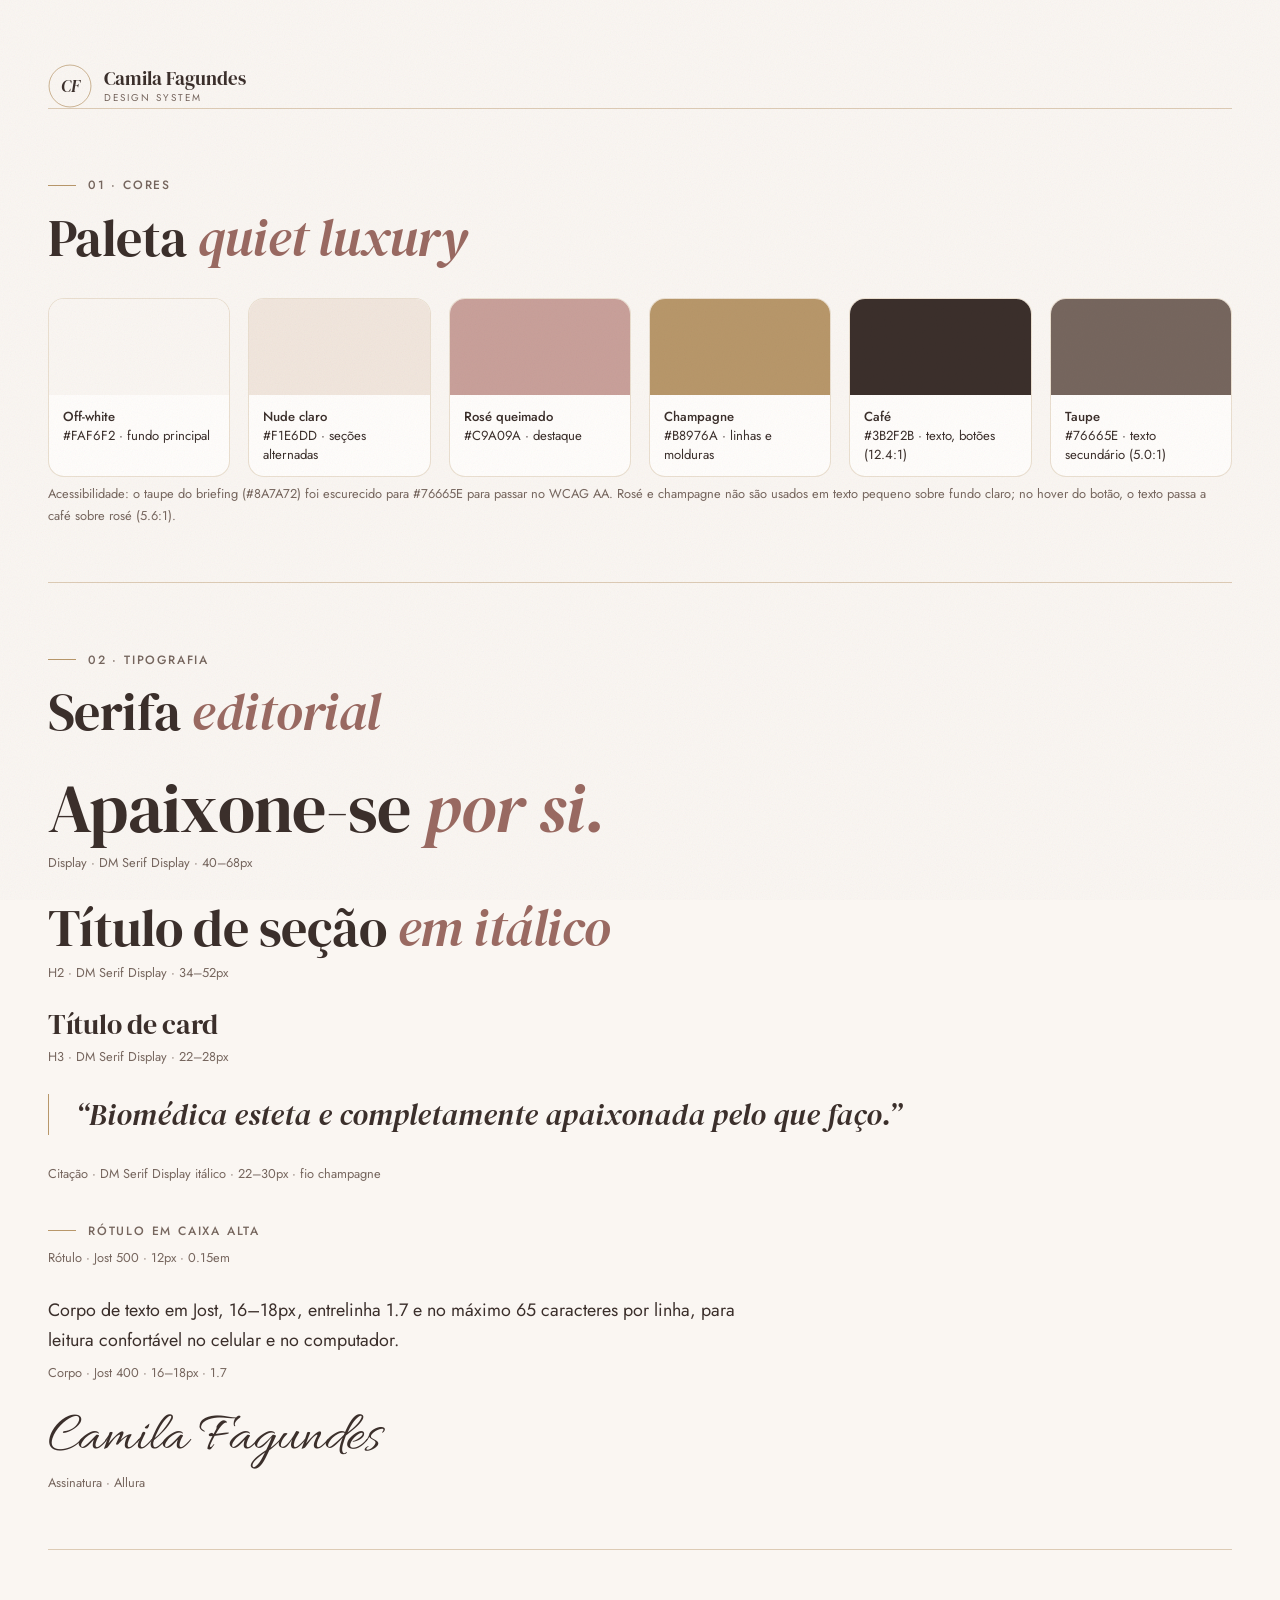
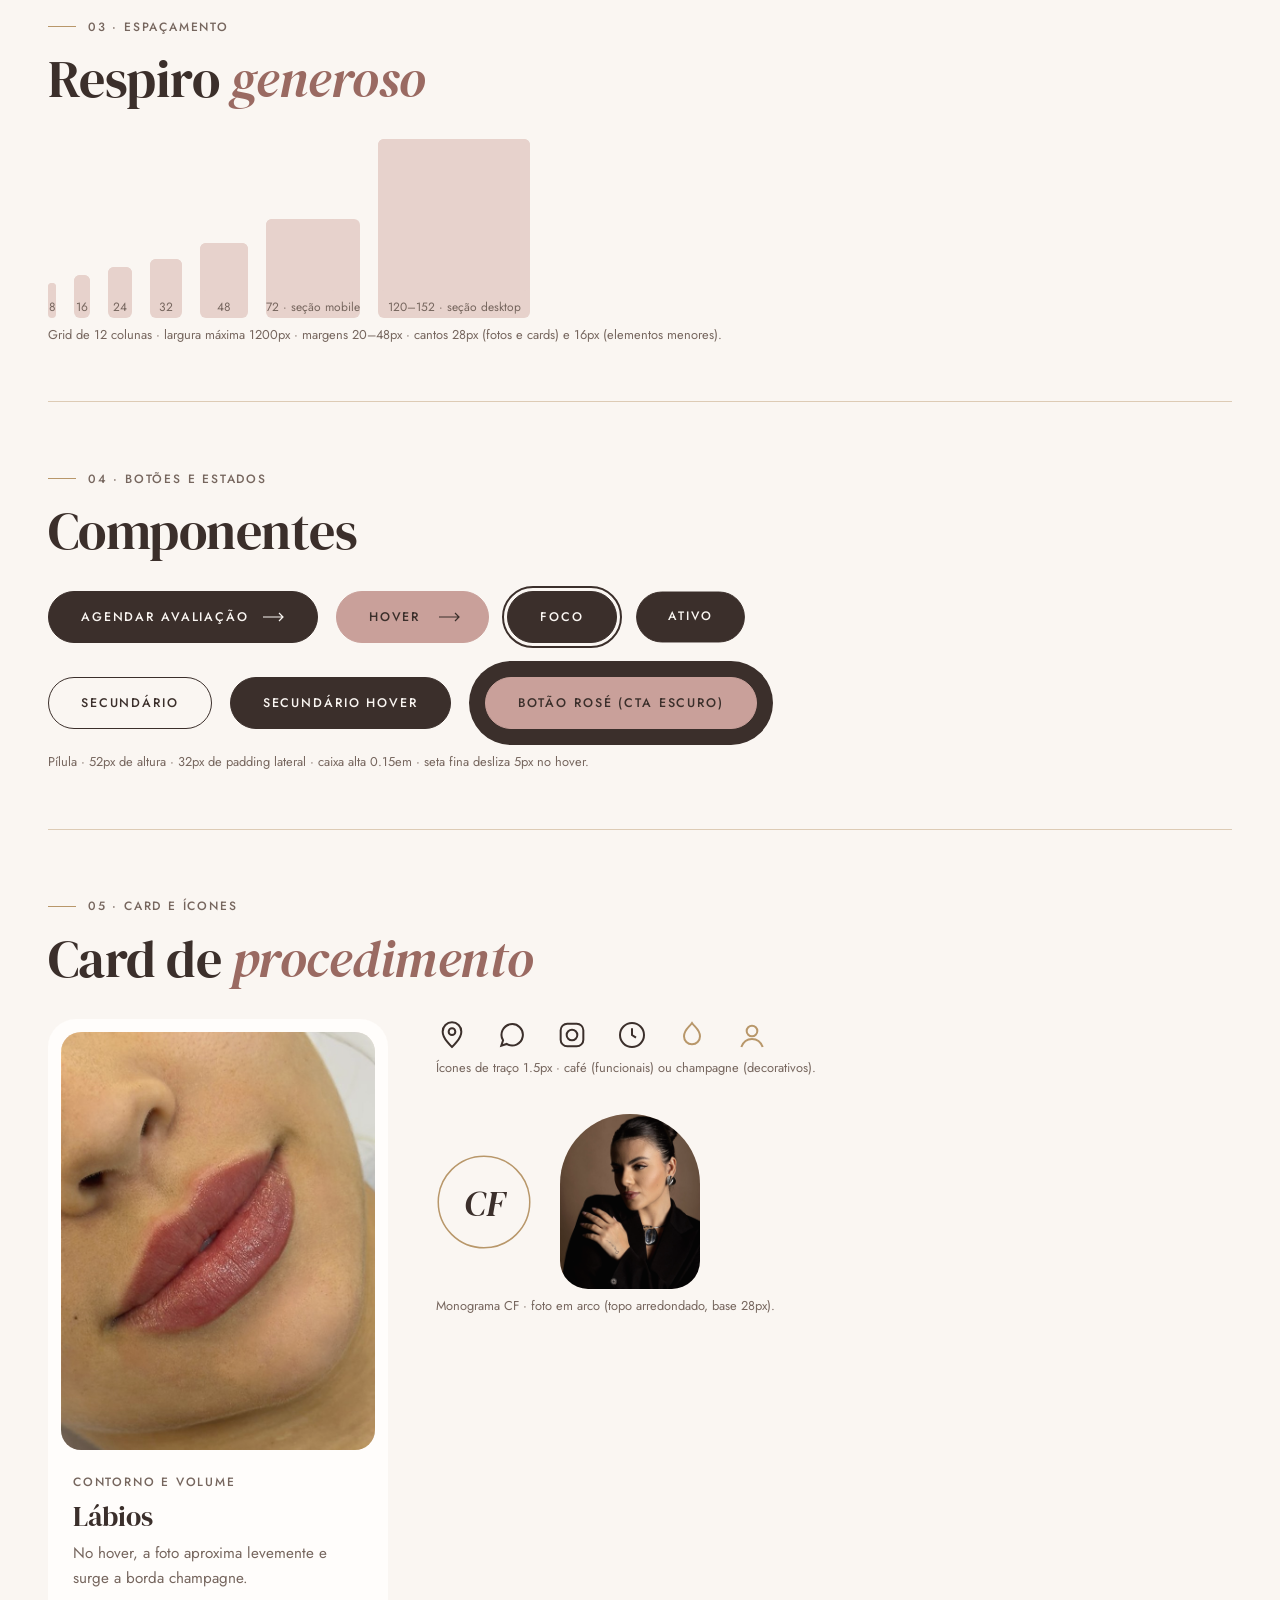
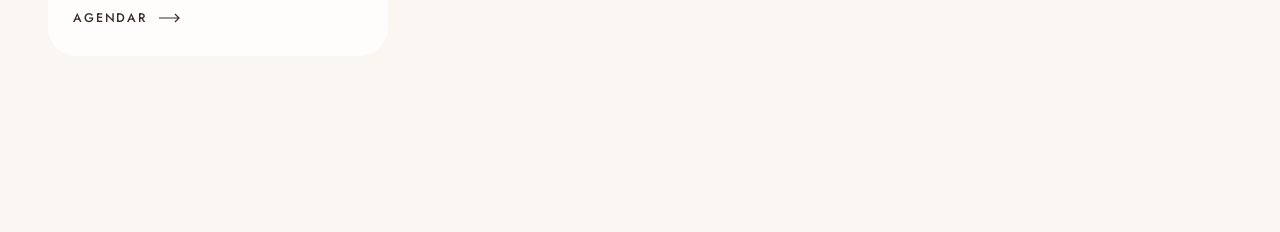
<file: design-system.html>
﻿<!doctype html>
<html lang="pt-BR">
<head>
<meta charset="utf-8">
<meta name="viewport" content="width=device-width, initial-scale=1">
<title>Design System | Dra. Camila Fagundes</title>
<link rel="preconnect" href="https://fonts.googleapis.com">
<link rel="preconnect" href="https://fonts.gstatic.com" crossorigin>
<link href="https://fonts.googleapis.com/css2?family=Allura&family=DM+Serif+Display:ital@0;1&family=Jost:wght@300;400;500&display=swap" rel="stylesheet">
<link rel="stylesheet" href="styles.css">
<style>
  .ds { padding: 64px 0 120px; }
  .ds section { padding: 56px 0; border-top: 1px solid rgba(184,151,106,.45); }
  .ds h2.h2 { margin: 14px 0 32px; }
  .swatches { display: grid; grid-template-columns: repeat(auto-fill, minmax(160px, 1fr)); gap: 18px; }
  .sw { border-radius: var(--radius-sm); overflow: hidden; background: var(--white); border: 1px solid rgba(184,151,106,.3); }
  .sw i { display: block; height: 96px; }
  .sw div { padding: 12px 14px; font-size: .82rem; line-height: 1.45; }
  .sw b { display: block; font-weight: 500; }
  .row { display: flex; flex-wrap: wrap; gap: 18px; align-items: center; }
  .spec { font-size: .8rem; color: var(--taupe); margin-top: 6px; }
  .type > * + * { margin-top: 26px; }
  .spaces { display: flex; flex-wrap: wrap; gap: 18px; align-items: flex-end; }
  .spaces div { background: var(--rose-soft); border-radius: 6px; }
  .spaces span { display: block; font-size: .75rem; color: var(--taupe); margin-top: 6px; text-align: center; }
  .icons { display: flex; gap: 28px; }
  .icons svg { width: 32px; height: 32px; stroke: var(--cafe); fill: none; stroke-width: 1.5; }
  .icons svg.g { stroke: var(--gold); }
  .state-focus { outline: 2px solid var(--cafe); outline-offset: 3px; }
  .demo-card { max-width: 340px; }
</style>
</head>
<body>
<svg width="0" height="0" style="position:absolute" aria-hidden="true">
  <symbol id="arrow" viewBox="0 0 22 10"><path d="M0 5h20M16 1l4 4-4 4" fill="none" stroke="currentColor" stroke-width="1.2"/></symbol>
  <symbol id="mono" viewBox="0 0 64 64"><circle cx="32" cy="32" r="30.5" fill="none" stroke="#B8976A" stroke-width="1"/><text x="32" y="41" text-anchor="middle" fill="#3B2F2B" font-family="DM Serif Display, Georgia, serif" font-style="italic" font-size="24">CF</text></symbol>
</svg>
<main class="container ds">
  <a class="brand" href="index.html"><svg class="mono"><use href="#mono"/></svg><span>Camila Fagundes<small>Design system</small></span></a>

  <section>
    <span class="label">01 · Cores</span>
    <h2 class="h2">Paleta <em>quiet luxury</em></h2>
    <div class="swatches">
      <div class="sw"><i style="background:#FAF6F2"></i><div><b>Off-white</b>#FAF6F2 · fundo principal</div></div>
      <div class="sw"><i style="background:#F1E6DD"></i><div><b>Nude claro</b>#F1E6DD · seções alternadas</div></div>
      <div class="sw"><i style="background:#C9A09A"></i><div><b>Rosé queimado</b>#C9A09A · destaque</div></div>
      <div class="sw"><i style="background:#B8976A"></i><div><b>Champagne</b>#B8976A · linhas e molduras</div></div>
      <div class="sw"><i style="background:#3B2F2B"></i><div><b>Café</b>#3B2F2B · texto, botões (12.4:1)</div></div>
      <div class="sw"><i style="background:#76665E"></i><div><b>Taupe</b>#76665E · texto secundário (5.0:1)</div></div>
    </div>
    <p class="spec">Acessibilidade: o taupe do briefing (#8A7A72) foi escurecido para #76665E para passar no WCAG AA. Rosé e champagne não são usados em texto pequeno sobre fundo claro; no hover do botão, o texto passa a café sobre rosé (5.6:1).</p>
  </section>

  <section>
    <span class="label">02 · Tipografia</span>
    <h2 class="h2">Serifa <em>editorial</em></h2>
    <div class="type">
      <div><p class="display">Apaixone-se <em>por si.</em></p><p class="spec">Display · DM Serif Display · 40–68px</p></div>
      <div><p class="h2">Título de seção <em>em itálico</em></p><p class="spec">H2 · DM Serif Display · 34–52px</p></div>
      <div><p class="h3">Título de card</p><p class="spec">H3 · DM Serif Display · 22–28px</p></div>
      <div><p class="quote">“Biomédica esteta e completamente apaixonada pelo que faço.”</p><p class="spec">Citação · DM Serif Display itálico · 22–30px · fio champagne</p></div>
      <div><span class="label">Rótulo em caixa alta</span><p class="spec">Rótulo · Jost 500 · 12px · 0.15em</p></div>
      <div><p class="measure">Corpo de texto em Jost, 16–18px, entrelinha 1.7 e no máximo 65 caracteres por linha, para leitura confortável no celular e no computador.</p><p class="spec">Corpo · Jost 400 · 16–18px · 1.7</p></div>
      <div><p class="signature">Camila Fagundes</p><p class="spec">Assinatura · Allura</p></div>
    </div>
  </section>

  <section>
    <span class="label">03 · Espaçamento</span>
    <h2 class="h2">Respiro <em>generoso</em></h2>
    <div class="spaces">
      <div><div style="width:8px;height:8px"></div><span>8</span></div>
      <div><div style="width:16px;height:16px"></div><span>16</span></div>
      <div><div style="width:24px;height:24px"></div><span>24</span></div>
      <div><div style="width:32px;height:32px"></div><span>32</span></div>
      <div><div style="width:48px;height:48px"></div><span>48</span></div>
      <div><div style="width:72px;height:72px"></div><span>72 · seção mobile</span></div>
      <div><div style="width:152px;height:152px"></div><span>120–152 · seção desktop</span></div>
    </div>
    <p class="spec">Grid de 12 colunas · largura máxima 1200px · margens 20–48px · cantos 28px (fotos e cards) e 16px (elementos menores).</p>
  </section>

  <section>
    <span class="label">04 · Botões e estados</span>
    <h2 class="h2">Componentes</h2>
    <div class="row">
      <a class="btn" href="#">Agendar avaliação <svg class="arrow"><use href="#arrow"/></svg></a>
      <a class="btn" href="#" style="background:var(--rose);border-color:var(--rose);color:var(--cafe)">Hover <svg class="arrow" style="transform:translateX(5px)"><use href="#arrow"/></svg></a>
      <a class="btn state-focus" href="#">Foco</a>
      <a class="btn" href="#" style="transform:scale(.98)">Ativo</a>
    </div>
    <div class="row" style="margin-top:18px">
      <a class="btn btn--ghost" href="#">Secundário</a>
      <a class="btn btn--ghost" href="#" style="background:var(--cafe);color:var(--off-white)">Secundário hover</a>
      <span style="background:var(--cafe);padding:16px;border-radius:999px"><a class="btn btn--rose" href="#">Botão rosé (CTA escuro)</a></span>
    </div>
    <p class="spec">Pílula · 52px de altura · 32px de padding lateral · caixa alta 0.15em · seta fina desliza 5px no hover.</p>
  </section>

  <section>
    <span class="label">05 · Card e ícones</span>
    <h2 class="h2">Card de <em>procedimento</em></h2>
    <div class="row" style="align-items:flex-start;gap:48px">
      <a class="card demo-card" href="#">
        <div class="photo"><img src="fotos/proc-labios.jpg" alt=""></div>
        <div class="card__body"><span class="label">Contorno e volume</span><h3 class="h3">Lábios</h3><p>No hover, a foto aproxima levemente e surge a borda champagne.</p><span class="link-arrow">Agendar <svg class="arrow"><use href="#arrow"/></svg></span></div>
      </a>
      <div>
        <div class="icons">
          <svg viewBox="0 0 24 24"><path d="M12 21s-7-6.2-7-11.5a7 7 0 0 1 14 0C19 14.8 12 21 12 21z"/><circle cx="12" cy="9.5" r="2.5"/></svg>
          <svg viewBox="0 0 24 24"><path d="M4 20l1.3-4A8 8 0 1 1 8 18.7z"/></svg>
          <svg viewBox="0 0 24 24"><rect x="3.5" y="3.5" width="17" height="17" rx="5"/><circle cx="12" cy="12" r="4"/></svg>
          <svg viewBox="0 0 24 24"><circle cx="12" cy="12" r="9"/><path d="M12 7v5l3 2"/></svg>
          <svg class="g" viewBox="0 0 24 24"><path d="M12 3c2 3 6 5 6 10a6 6 0 0 1-12 0c0-5 4-7 6-10z"/></svg>
          <svg class="g" viewBox="0 0 24 24"><circle cx="12" cy="9" r="4"/><path d="M4 21c1.5-4 4.5-6 8-6s6.5 2 8 6"/></svg>
        </div>
        <p class="spec">Ícones de traço 1.5px · café (funcionais) ou champagne (decorativos).</p>
        <div class="row" style="margin-top:36px;gap:28px">
          <svg class="mono" style="width:96px;height:96px"><use href="#mono"/></svg>
          <div class="photo arch" style="width:140px"><img src="fotos/dra-camila.jpg" alt=""></div>
        </div>
        <p class="spec">Monograma CF · foto em arco (topo arredondado, base 28px).</p>
      </div>
    </div>
  </section>
</main>
</body>
</html>
</file>
<file: styles.css>
﻿/* ==========================================================================
   Dra. Camila Fagundes — design system
   ========================================================================== */
:root {
  /* Color */
  --off-white: #FAF6F2;      /* fundo principal */
  --nude: #F1E6DD;           /* fundo secundário */
  --rose: #C9A09A;           /* destaque */
  --rose-soft: #E7D2CC;
  --rose-ink: #9A6A62;      /* rosé para texto sobre fundo claro (4.3:1, AA para títulos) */
  --gold: #B8976A;           /* detalhes premium: linhas, molduras, hover */
  --cafe: #3B2F2B;           /* texto principal, botões */
  --taupe: #76665E;          /* texto secundário (escurecido de #8A7A72 para AA: 5.0:1 sobre o off-white) */
  --white: #FFFDFB;

  /* Type */
  --serif: "DM Serif Display", Georgia, serif;
  --sans: "Jost", "Helvetica Neue", Arial, sans-serif;
  --script: "Allura", "Brush Script MT", cursive;
  --fs-display: clamp(2.5rem, 1.6rem + 4vw, 4.25rem);    /* 40 → 68 */
  --fs-h2: clamp(2.125rem, 1.5rem + 2.4vw, 3.25rem);     /* 34 → 52 */
  --fs-h3: clamp(1.4rem, 1.25rem + .6vw, 1.75rem);       /* 22 → 28 */
  --fs-quote: clamp(1.35rem, 1.1rem + 1vw, 1.9rem);      /* 22 → 30 */
  --fs-body: clamp(1rem, .96rem + .2vw, 1.125rem);       /* 16 → 18 */
  --fs-label: .75rem;                                    /* 12 */

  /* Space */
  --container: 1200px;
  --gutter: clamp(20px, 5vw, 48px);
  --section: clamp(72px, 4rem + 6vw, 152px);
  --radius: 28px;
  --radius-sm: 16px;

  /* Motion */
  --ease: cubic-bezier(.22, .61, .36, 1);
  --slow: 750ms;
}

* { box-sizing: border-box; margin: 0; padding: 0; }
html { scroll-behavior: smooth; }
body {
  background: var(--off-white); color: var(--cafe);
  font-family: var(--sans); font-size: var(--fs-body); font-weight: 400; line-height: 1.7;
  -webkit-font-smoothing: antialiased; overflow-x: hidden;
}
/* Paper grain */
body::after {
  content: ""; position: fixed; inset: 0; z-index: 90; pointer-events: none; opacity: .07; mix-blend-mode: multiply;
  background-image: url("data:image/svg+xml;utf8,<svg xmlns='http://www.w3.org/2000/svg' width='180' height='180'><filter id='n'><feTurbulence type='fractalNoise' baseFrequency='.85' numOctaves='3' stitchTiles='stitch'/></filter><rect width='100%' height='100%' filter='url(%23n)'/></svg>");
}
img { display: block; max-width: 100%; }
a { color: inherit; }
button { font: inherit; color: inherit; }
:focus-visible { outline: 2px solid var(--cafe); outline-offset: 3px; border-radius: 4px; }
::selection { background: var(--rose-soft); }

.container { width: min(var(--container), 100% - var(--gutter) * 2); margin-inline: auto; }
.section { position: relative; padding-block: var(--section); }
.section--nude { background: var(--nude); }

/* ---------- Type ---------- */
.display, .h2, .h3 { font-family: var(--serif); font-weight: 400; letter-spacing: -.01em; line-height: 1.08; }
.display { font-size: var(--fs-display); font-weight: 400; }
.h2 { font-size: var(--fs-h2); }
.h3 { font-size: var(--fs-h3); line-height: 1.1; }
.display em, .h2 em, .h3 em, .quote em { font-style: italic; color: var(--rose-ink); font-weight: 400; }
.label {
  display: inline-flex; align-items: center; gap: 12px;
  font-size: var(--fs-label); font-weight: 500; letter-spacing: .15em; text-transform: uppercase; color: var(--taupe);
}
.label::before { content: ""; width: 28px; height: 1px; background: var(--gold); }
.lead { font-size: calc(var(--fs-body) * 1.08); color: var(--taupe); max-width: 34em; }
.muted { color: var(--taupe); }
.measure { max-width: 65ch; }
.signature { font-family: var(--script); font-size: clamp(2.6rem, 2rem + 2vw, 3.5rem); color: var(--cafe); line-height: 1; }

/* ---------- Buttons ---------- */
.btn {
  --bg: var(--cafe); --fg: var(--off-white);
  display: inline-flex; align-items: center; justify-content: center; gap: 14px;
  height: 52px; padding: 0 32px; border-radius: 999px; border: 1px solid var(--bg);
  background: var(--bg); color: var(--fg); text-decoration: none; cursor: pointer;
  font-family: var(--sans); font-size: .78rem; font-weight: 500; letter-spacing: .15em; text-transform: uppercase;
  transition: background .45s var(--ease), color .45s var(--ease), border-color .45s var(--ease), transform .2s var(--ease);
}
.btn .arrow { width: 22px; height: 10px; transition: transform .45s var(--ease); }
.btn:hover { background: var(--rose); border-color: var(--rose); color: var(--cafe); }
.btn:hover .arrow { transform: translateX(5px); }
.btn:active { transform: scale(.98); }
.btn--ghost { --bg: transparent; --fg: var(--cafe); border-color: var(--cafe); }
.btn--ghost:hover { background: var(--cafe); border-color: var(--cafe); color: var(--off-white); }
.btn--rose { --bg: var(--rose); --fg: var(--cafe); }
.btn--rose:hover { background: var(--off-white); border-color: var(--off-white); color: var(--cafe); }
.link-arrow { display: inline-flex; align-items: center; gap: 10px; font-size: .78rem; letter-spacing: .15em; text-transform: uppercase; font-weight: 500; text-decoration: none; }
.link-arrow .arrow { width: 26px; height: 10px; transition: transform .45s var(--ease); }
.link-arrow:hover .arrow { transform: translateX(5px); }

/* ---------- Monogram ---------- */
.mono { width: 44px; height: 44px; flex: none; }
.mono circle { fill: none; stroke: var(--gold); stroke-width: 1; }
.mono text { font-family: var(--serif); font-style: italic; font-size: 24px; fill: var(--cafe); }

/* ---------- Photos ---------- */
.photo { position: relative; overflow: hidden; background: var(--nude); }
.photo img { width: 100%; height: 100%; object-fit: cover; filter: saturate(.92) sepia(.06) contrast(.97); }
.arch { aspect-ratio: 4 / 5; border-radius: 50% 50% var(--radius) var(--radius) / 40% 40% var(--radius) var(--radius); }
.framed { position: relative; }
.framed::before {
  content: ""; position: absolute; inset: -14px 14px 14px -14px; border: 1px solid var(--gold);
  border-radius: 50% 50% var(--radius) var(--radius) / 40% 40% var(--radius) var(--radius); pointer-events: none;
}
.blob { position: absolute; z-index: 0; width: 420px; height: 420px; border-radius: 50%; background: var(--rose); opacity: .16; filter: blur(80px); pointer-events: none; }

/* ---------- Header ---------- */
.nav { position: fixed; inset: 0 0 auto; z-index: 50; transition: background .5s var(--ease), box-shadow .5s var(--ease); }
.nav.scrolled { background: rgba(250, 246, 242, .82); backdrop-filter: blur(14px); -webkit-backdrop-filter: blur(14px); box-shadow: 0 1px 0 rgba(184, 151, 106, .35); }
.nav__in { display: flex; align-items: center; justify-content: space-between; gap: 24px; height: 84px; transition: height .5s var(--ease); }
.nav.scrolled .nav__in { height: 70px; }
.brand { display: flex; align-items: center; gap: 12px; text-decoration: none; }
.brand span { font-family: var(--serif); font-size: 1.2rem; line-height: 1; }
.brand small { display: block; font-family: var(--sans); font-size: .62rem; letter-spacing: .2em; text-transform: uppercase; color: var(--taupe); margin-top: 4px; }
.nav__links { display: flex; gap: clamp(20px, 2.4vw, 36px); list-style: none; }
.nav__links a { font-size: .74rem; letter-spacing: .15em; text-transform: uppercase; text-decoration: none; font-weight: 500; position: relative; padding: 6px 0; }
.nav__links a::after { content: ""; position: absolute; left: 0; right: 100%; bottom: 0; height: 1px; background: var(--gold); transition: right .45s var(--ease); }
.nav__links a:hover::after { right: 0; }
.nav .btn { height: 44px; padding: 0 22px; }
.burger { display: none; width: 48px; height: 48px; border: 0; background: none; cursor: pointer; position: relative; }
.burger span { position: absolute; left: 12px; right: 12px; height: 1px; background: var(--cafe); transition: transform .45s var(--ease), opacity .3s; }
.burger span:nth-child(1) { top: 19px; } .burger span:nth-child(2) { top: 28px; }
.burger[aria-expanded="true"] span:nth-child(1) { transform: translateY(4.5px) rotate(45deg); }
.burger[aria-expanded="true"] span:nth-child(2) { transform: translateY(-4.5px) rotate(-45deg); }
.menu {
  position: fixed; inset: 0; z-index: 45; background: var(--off-white); display: flex; flex-direction: column; justify-content: center;
  padding: 100px var(--gutter) 40px; opacity: 0; visibility: hidden; transition: opacity .5s var(--ease), visibility .5s;
}
.menu.open { opacity: 1; visibility: visible; }
.menu ul { list-style: none; }
.menu li a { display: block; font-family: var(--serif); font-size: 2.25rem; line-height: 1.25; text-decoration: none; padding: 6px 0; }
.menu li a em { color: var(--rose-ink); }
.menu .btn { margin-top: 36px; align-self: flex-start; }

/* ---------- Hero ---------- */
.hero { position: relative; min-height: 100svh; display: flex; align-items: center; padding-top: 120px; padding-bottom: 72px; overflow: hidden; }
.hero .blob { top: -120px; right: 18%; }
.hero__grid { position: relative; z-index: 1; display: grid; grid-template-columns: repeat(12, 1fr); column-gap: 24px; align-items: center; }
.hero__text { grid-column: 1 / 7; }
.hero__text .display { margin: 26px 0 22px; }
.hero__slogan { font-family: var(--serif); font-style: italic; font-size: clamp(1.5rem, 1.1rem + 1vw, 1.9rem); color: var(--rose-ink); margin-bottom: 18px; }
.hero__ctas { display: flex; flex-wrap: wrap; gap: 14px; margin-top: 36px; }
.hero__proof { display: flex; gap: 36px; margin-top: 48px; padding-top: 24px; border-top: 1px solid rgba(184, 151, 106, .45); max-width: 440px; }
.hero__proof strong { display: block; font-family: var(--serif); font-size: 2rem; font-weight: 400; line-height: 1; }
.hero__proof span { font-size: .8rem; color: var(--taupe); }
.hero__media { grid-column: 8 / 13; position: relative; }
.hero__media .photo { box-shadow: 0 30px 60px -30px rgba(59, 47, 43, .35); }
.seal { position: absolute; left: -64px; bottom: 56px; width: 136px; height: 136px; border-radius: 50%; background: var(--off-white); display: grid; place-items: center; box-shadow: 0 18px 40px -18px rgba(59, 47, 43, .3); }
.seal svg.ring { position: absolute; inset: 8px; width: calc(100% - 16px); height: calc(100% - 16px); animation: spin 26s linear infinite; }
.seal svg.ring text { font-family: var(--sans); font-size: 9px; letter-spacing: .1em; text-transform: uppercase; fill: var(--cafe); }
.seal .mono { width: 52px; height: 52px; }
@keyframes spin { to { transform: rotate(360deg); } }

/* Headline lines */
.ln { display: block; overflow: hidden; padding-bottom: .08em; margin-bottom: -.08em; }
.ln > span { display: block; }
.js .ln > span { transform: translateY(105%); transition: transform 1.1s var(--ease); }
.loaded .ln > span, .js .rv.in .ln > span { transform: none; }
.js .ln:nth-child(2) > span { transition-delay: .12s; }
.js .ln:nth-child(3) > span { transition-delay: .24s; }

/* Reveal */
.js .rv { opacity: 0; transform: translateY(26px); transition: opacity var(--slow) var(--ease), transform var(--slow) var(--ease); transition-delay: var(--d, 0s); }
.js .rv.in { opacity: 1; transform: none; }

/* ---------- Sobre ---------- */
.about__grid { display: grid; grid-template-columns: repeat(12, 1fr); column-gap: 24px; align-items: center; }
.about__media { grid-column: 1 / 6; position: relative; padding: 40px 0 40px 40px; }
.about__media::before { content: ""; position: absolute; inset: 0 30% 0 0; background: var(--nude); border-radius: var(--radius); }
.about__media .photo { position: relative; }
.about__text { grid-column: 7 / 13; }
.about__text .h2 { margin: 22px 0 28px; }
.quote { font-family: var(--serif); font-style: italic; font-size: var(--fs-quote); line-height: 1.35; font-weight: 400; padding-left: 26px; border-left: 1px solid var(--gold); margin-bottom: 28px; }
.about__text p + p { margin-top: 14px; }
.facts { list-style: none; display: grid; grid-template-columns: 1fr 1fr; gap: 22px 28px; margin: 34px 0 30px; }
.facts li { display: flex; gap: 14px; align-items: flex-start; }
.facts svg { width: 26px; height: 26px; flex: none; stroke: var(--gold); fill: none; stroke-width: 1.5; margin-top: 2px; }
.facts strong { display: block; font-weight: 500; font-size: .95rem; }
.facts span { font-size: .85rem; color: var(--taupe); line-height: 1.5; }

/* ---------- Section heads ---------- */
.head { display: flex; flex-wrap: wrap; justify-content: space-between; align-items: flex-end; gap: 24px; margin-bottom: clamp(40px, 5vw, 64px); }
.head .h2 { margin-top: 18px; max-width: 14ch; }
.head p { max-width: 30em; color: var(--taupe); }

/* ---------- Procedimentos ---------- */
.cards { display: grid; grid-template-columns: repeat(3, 1fr); gap: 28px; }
.card {
  display: flex; flex-direction: column; text-decoration: none; background: var(--white); border-radius: var(--radius);
  padding: 12px 12px 26px; border: 1px solid transparent; transition: border-color .5s var(--ease), transform .5s var(--ease), box-shadow .5s var(--ease);
}
.card .photo { aspect-ratio: 3 / 4; border-radius: calc(var(--radius) - 8px); }
.card .photo img { transition: transform 1.2s var(--ease); }
.card__body { padding: 22px 12px 0; display: flex; flex-direction: column; flex: 1; }
.card__body .label::before { display: none; }
.card .h3 { margin: 8px 0 10px; }
.card p { font-size: .95rem; color: var(--taupe); line-height: 1.6; flex: 1; }
.card .link-arrow { margin-top: 18px; color: var(--cafe); }
.card:hover { border-color: var(--gold); transform: translateY(-4px); box-shadow: 0 24px 48px -28px rgba(59, 47, 43, .35); }
.card:hover .photo img { transform: scale(1.06); }
.card:hover .link-arrow .arrow { transform: translateX(5px); }

/* ---------- Como funciona ---------- */
.steps { list-style: none; display: grid; grid-template-columns: repeat(4, 1fr); gap: 32px; position: relative; }
.steps::before { content: ""; position: absolute; top: 52px; left: 6%; right: 6%; height: 1px; background: var(--gold); transform-origin: left; }
.js .steps::before { transform: scaleX(0); transition: transform 1.6s var(--ease) .2s; }
.js .steps.in::before { transform: scaleX(1); }
.step { position: relative; }
.step__n { font-family: var(--serif); font-size: 5.5rem; line-height: 1; font-weight: 400; color: transparent; -webkit-text-stroke: 1px var(--cafe); background: var(--off-white); padding-right: 14px; display: inline-block; position: relative; }
.section--nude .step__n { background: var(--nude); }
.step .h3 { margin: 18px 0 10px; }
.step p { color: var(--taupe); font-size: .95rem; }

/* ---------- Resultados ---------- */
.results__grid { display: grid; grid-template-columns: repeat(12, 1fr); column-gap: 24px; align-items: center; }
.results__text { grid-column: 1 / 6; }
.results__text .h2 { margin: 18px 0 20px; }
.tabs { display: flex; flex-wrap: wrap; gap: 10px; margin: 32px 0 26px; }
.tab { height: 42px; padding: 0 20px; border-radius: 999px; border: 1px solid var(--cafe); background: transparent; cursor: pointer; font-size: .72rem; letter-spacing: .14em; text-transform: uppercase; font-weight: 500; transition: background .4s var(--ease), color .4s var(--ease); }
.tab:hover { background: var(--nude); }
.tab[aria-selected="true"] { background: var(--cafe); color: var(--off-white); }
.results__cap { font-family: var(--serif); font-style: italic; font-size: 1.35rem; min-height: 2.6em; }
.results__media { grid-column: 7 / 13; }
.ba { --pos: 50%; position: relative; aspect-ratio: 4 / 5; border-radius: var(--radius); overflow: hidden; background: var(--nude); touch-action: pan-y; box-shadow: 0 30px 60px -32px rgba(59, 47, 43, .4); }
.ba__img { position: absolute; inset: 0; }
.ba__img img { width: 100%; height: 100%; object-fit: cover; object-position: var(--op, 50% 50%); transition: opacity .5s var(--ease); }
.ba__img--after { clip-path: inset(0 0 0 var(--pos)); }
.ba__bar { position: absolute; top: 0; bottom: 0; left: var(--pos); width: 1px; background: var(--off-white); pointer-events: none; }
.ba__knob { position: absolute; top: 50%; left: var(--pos); width: 54px; height: 54px; margin: -27px 0 0 -27px; border-radius: 50%; background: var(--off-white); display: grid; place-items: center; pointer-events: none; box-shadow: 0 8px 22px rgba(59, 47, 43, .25); transition: transform .3s var(--ease); }
.ba__knob svg { width: 26px; height: 12px; stroke: var(--cafe); fill: none; stroke-width: 1.5; }
.ba:hover .ba__knob { transform: scale(1.07); }
.ba input { position: absolute; inset: 0; width: 100%; height: 100%; opacity: 0; cursor: ew-resize; margin: 0; }
.ba input:focus-visible ~ .ba__knob { outline: 2px solid var(--cafe); outline-offset: 3px; }
.ba__tag { position: absolute; top: 18px; z-index: 1; font-size: .68rem; letter-spacing: .15em; text-transform: uppercase; font-weight: 500; background: rgba(250, 246, 242, .9); padding: 6px 14px; border-radius: 999px; pointer-events: none; }
.ba__tag--a { left: 18px; } .ba__tag--b { right: 18px; }
.ba.hint { animation: sweep 2.6s var(--ease); }
@property --pos { syntax: "<percentage>"; inherits: true; initial-value: 50%; }
@keyframes sweep { 0% { --pos: 50%; } 30% { --pos: 22%; } 70% { --pos: 78%; } 100% { --pos: 50%; } }

/* ---------- Depoimentos ---------- */
.testi { text-align: center; position: relative; }
.testi .blob { left: -120px; top: 40px; }
.testi__mark { font-family: var(--serif); font-size: clamp(8rem, 6rem + 6vw, 12rem); line-height: .6; color: var(--rose); height: .5em; }
.testi__track { position: relative; max-width: 820px; margin: 0 auto; min-height: 15rem; }
.testi__item { position: absolute; inset: 0; opacity: 0; visibility: hidden; transition: opacity .8s var(--ease), visibility .8s; }
.testi__item.on { opacity: 1; visibility: visible; position: relative; }
.testi__item blockquote { font-family: var(--serif); font-style: italic; font-weight: 400; font-size: var(--fs-quote); line-height: 1.35; }
.testi__item cite { display: block; margin-top: 26px; font-style: normal; font-size: .74rem; letter-spacing: .15em; text-transform: uppercase; color: var(--taupe); }
.testi__nav { display: flex; justify-content: center; align-items: center; gap: 18px; margin-top: 36px; }
.testi__arrow { width: 48px; height: 48px; border-radius: 50%; border: 1px solid var(--cafe); background: none; cursor: pointer; display: grid; place-items: center; transition: background .4s var(--ease); }
.testi__arrow:hover { background: var(--cafe); }
.testi__arrow svg { width: 20px; height: 10px; stroke: var(--cafe); fill: none; stroke-width: 1.5; transition: stroke .4s; }
.testi__arrow:hover svg { stroke: var(--off-white); }
.dots { display: flex; gap: 6px; }
.dots button { width: 28px; height: 28px; border: 0; background: none; cursor: pointer; position: relative; }
.dots button::after { content: ""; position: absolute; left: 50%; top: 50%; width: 8px; height: 8px; margin: -4px; border-radius: 50%; border: 1px solid var(--cafe); transition: background .4s; }
.dots button[aria-current="true"]::after { background: var(--cafe); }

/* ---------- FAQ ---------- */
.faq__grid { display: grid; grid-template-columns: repeat(12, 1fr); column-gap: 24px; align-items: start; }
.faq__head { grid-column: 1 / 5; position: sticky; top: 110px; }
.faq__head .h2 { margin: 18px 0 20px; }
.faq__list { grid-column: 6 / 13; border-top: 1px solid rgba(184, 151, 106, .5); }
.faq details { border-bottom: 1px solid rgba(184, 151, 106, .5); }
.faq summary { list-style: none; cursor: pointer; display: flex; justify-content: space-between; align-items: center; gap: 24px; padding: 26px 0; font-family: var(--serif); font-size: clamp(1.25rem, 1.1rem + .5vw, 1.55rem); line-height: 1.25; }
.faq summary::-webkit-details-marker { display: none; }
.faq .pm { position: relative; width: 22px; height: 22px; flex: none; transition: transform .5s var(--ease); }
.faq .pm::before, .faq .pm::after { content: ""; position: absolute; left: 0; right: 0; top: 50%; height: 1px; background: var(--cafe); }
.faq .pm::after { transform: rotate(90deg); }
.faq details[open] .pm { transform: rotate(45deg); }
.faq details p { padding: 0 48px 28px 0; color: var(--taupe); max-width: 60ch; }
:root { interpolate-size: allow-keywords; }
.faq details::details-content { height: 0; overflow: hidden; transition: height .55s var(--ease), content-visibility .55s allow-discrete; }
.faq details[open]::details-content { height: auto; }

/* ---------- Contato ---------- */
.contact__wrap { position: relative; }
.map { border-radius: var(--radius); overflow: hidden; height: clamp(380px, 46vw, 540px); background: var(--nude); }
.map iframe { width: 100%; height: 100%; border: 0; filter: grayscale(.55) sepia(.35) contrast(.92) brightness(1.03); }
.contact__card {
  position: absolute; right: 48px; bottom: -56px; width: min(420px, 100%); background: var(--off-white); border-radius: var(--radius);
  padding: 36px; box-shadow: 0 30px 70px -30px rgba(59, 47, 43, .45); border: 1px solid rgba(184, 151, 106, .4);
}
.contact__card .h3 { margin: 14px 0 22px; }
.contact__list { list-style: none; display: grid; gap: 16px; margin-bottom: 28px; }
.contact__list li { display: flex; gap: 14px; align-items: flex-start; font-size: .95rem; line-height: 1.5; }
.contact__list svg { width: 22px; height: 22px; flex: none; stroke: var(--cafe); fill: none; stroke-width: 1.5; margin-top: 1px; }
.contact__list a { text-decoration: none; border-bottom: 1px solid rgba(184, 151, 106, .6); }
.contact__list a:hover { border-color: var(--cafe); }
.contact__list small { display: block; color: var(--taupe); font-size: .8rem; }

/* ---------- CTA final ---------- */
.cta { background: var(--cafe); color: var(--off-white); text-align: center; overflow: hidden; }
.cta .blob { left: 50%; top: 10%; transform: translateX(-50%); opacity: .12; }
.cta .label { color: var(--rose-soft); }
.cta .h2 { font-size: clamp(2.1rem, 1.2rem + 4vw, 4.5rem); font-weight: 400; margin: 24px auto 22px; }
.cta .h2 em { color: var(--rose); }
.cta p { color: #E9DED6; max-width: 34em; margin: 0 auto 40px; }

/* ---------- Footer ---------- */
.footer { background: var(--nude); padding: 72px 0 40px; text-align: center; }
.footer .mono { width: 72px; height: 72px; margin: 0 auto 14px; }
.footer .mono text { font-size: 28px; }
.footer__name { font-family: var(--serif); font-size: 1.5rem; }
.footer__links { list-style: none; display: flex; flex-wrap: wrap; justify-content: center; gap: 8px 28px; margin: 30px 0; }
.footer__links a { font-size: .72rem; letter-spacing: .18em; text-transform: uppercase; text-decoration: none; font-weight: 500; padding: 8px 0; display: inline-block; }
.footer__links a:hover { color: var(--rose); }
.footer__legal { font-size: .78rem; color: var(--taupe); padding-top: 26px; border-top: 1px solid rgba(184, 151, 106, .45); }

/* ---------- WhatsApp float ---------- */
.wa { position: fixed; right: 20px; bottom: 20px; z-index: 40; width: 58px; height: 58px; border-radius: 50%; background: var(--rose); display: grid; place-items: center; box-shadow: 0 12px 30px -10px rgba(59, 47, 43, .5); transition: transform .3s var(--ease); }
.wa::before { content: ""; position: absolute; inset: 0; border-radius: 50%; border: 1px solid var(--rose); animation: pulse 2.8s var(--ease) infinite; }
.wa svg { width: 26px; height: 26px; fill: var(--cafe); }
.wa:hover { transform: scale(1.06); }
@keyframes pulse { 0% { transform: scale(1); opacity: .8; } 100% { transform: scale(1.6); opacity: 0; } }

/* ---------- Responsive ---------- */
@media (max-width: 960px) {
  .nav__links, .nav .btn { display: none; }
  .burger { display: block; }
  .hero { min-height: auto; padding-top: 108px; }
  .hero__grid, .about__grid, .results__grid, .faq__grid { grid-template-columns: 1fr; }
  .hero__text, .hero__media, .about__media, .about__text, .results__text, .results__media, .faq__head, .faq__list { grid-column: 1 / -1; }
  .hero__media { margin: 56px 0 0 auto; width: min(86%, 440px); }
  .seal { left: -40px; bottom: 28px; width: 112px; height: 112px; }
  .seal .mono { width: 44px; height: 44px; }
  .about__media { width: min(92%, 440px); margin: 0 auto 56px; padding: 28px 0 28px 28px; }
  .cards { grid-template-columns: none; grid-auto-flow: column; grid-auto-columns: 78%; overflow-x: auto; scroll-snap-type: x mandatory; gap: 16px; padding-bottom: 12px; margin-inline: calc(var(--gutter) * -1); padding-inline: var(--gutter); scroll-padding-inline: var(--gutter); scrollbar-width: none; }
  .cards::-webkit-scrollbar { display: none; }
  .card { scroll-snap-align: start; }
  .steps { grid-template-columns: 1fr; gap: 36px; padding-left: 4px; }
  .steps::before { top: 0; bottom: 0; left: 40px; right: auto; width: 1px; height: auto; transform-origin: top; }
  .js .steps::before { transform: scaleY(0); }
  .js .steps.in::before { transform: scaleY(1); }
  .step { display: grid; grid-template-columns: 84px 1fr; column-gap: 20px; align-items: start; }
  .step__n { font-size: 4.5rem; padding: 0 0 6px; text-align: center; width: 84px; }
  .step .h3 { margin-top: 10px; }
  .results__media { margin-top: 40px; }
  .faq__head { position: static; margin-bottom: 32px; }
  .contact__card { position: relative; right: auto; bottom: auto; margin: -64px auto 0; width: calc(100% - 32px); padding: 28px 24px; }
}
@media (max-width: 560px) {
  .hero__proof { gap: 24px; }
  .label { font-size: .7rem; letter-spacing: .12em; gap: 10px; }
  .label::before { width: 20px; }
  .hero__ctas .btn { flex: 1 1 100%; }
  .facts { grid-template-columns: 1fr; }
  .faq details p { padding-right: 0; }
  .wa { right: 16px; bottom: 16px; }
}

@media (prefers-reduced-motion: reduce) {
  html { scroll-behavior: auto; }
  *, *::before, *::after { animation-duration: .01ms !important; animation-iteration-count: 1 !important; transition-duration: .01ms !important; transition-delay: 0s !important; }
  .js .rv, .js .ln > span { opacity: 1; transform: none; }
  .js .steps::before { transform: none; }
}
</file>
